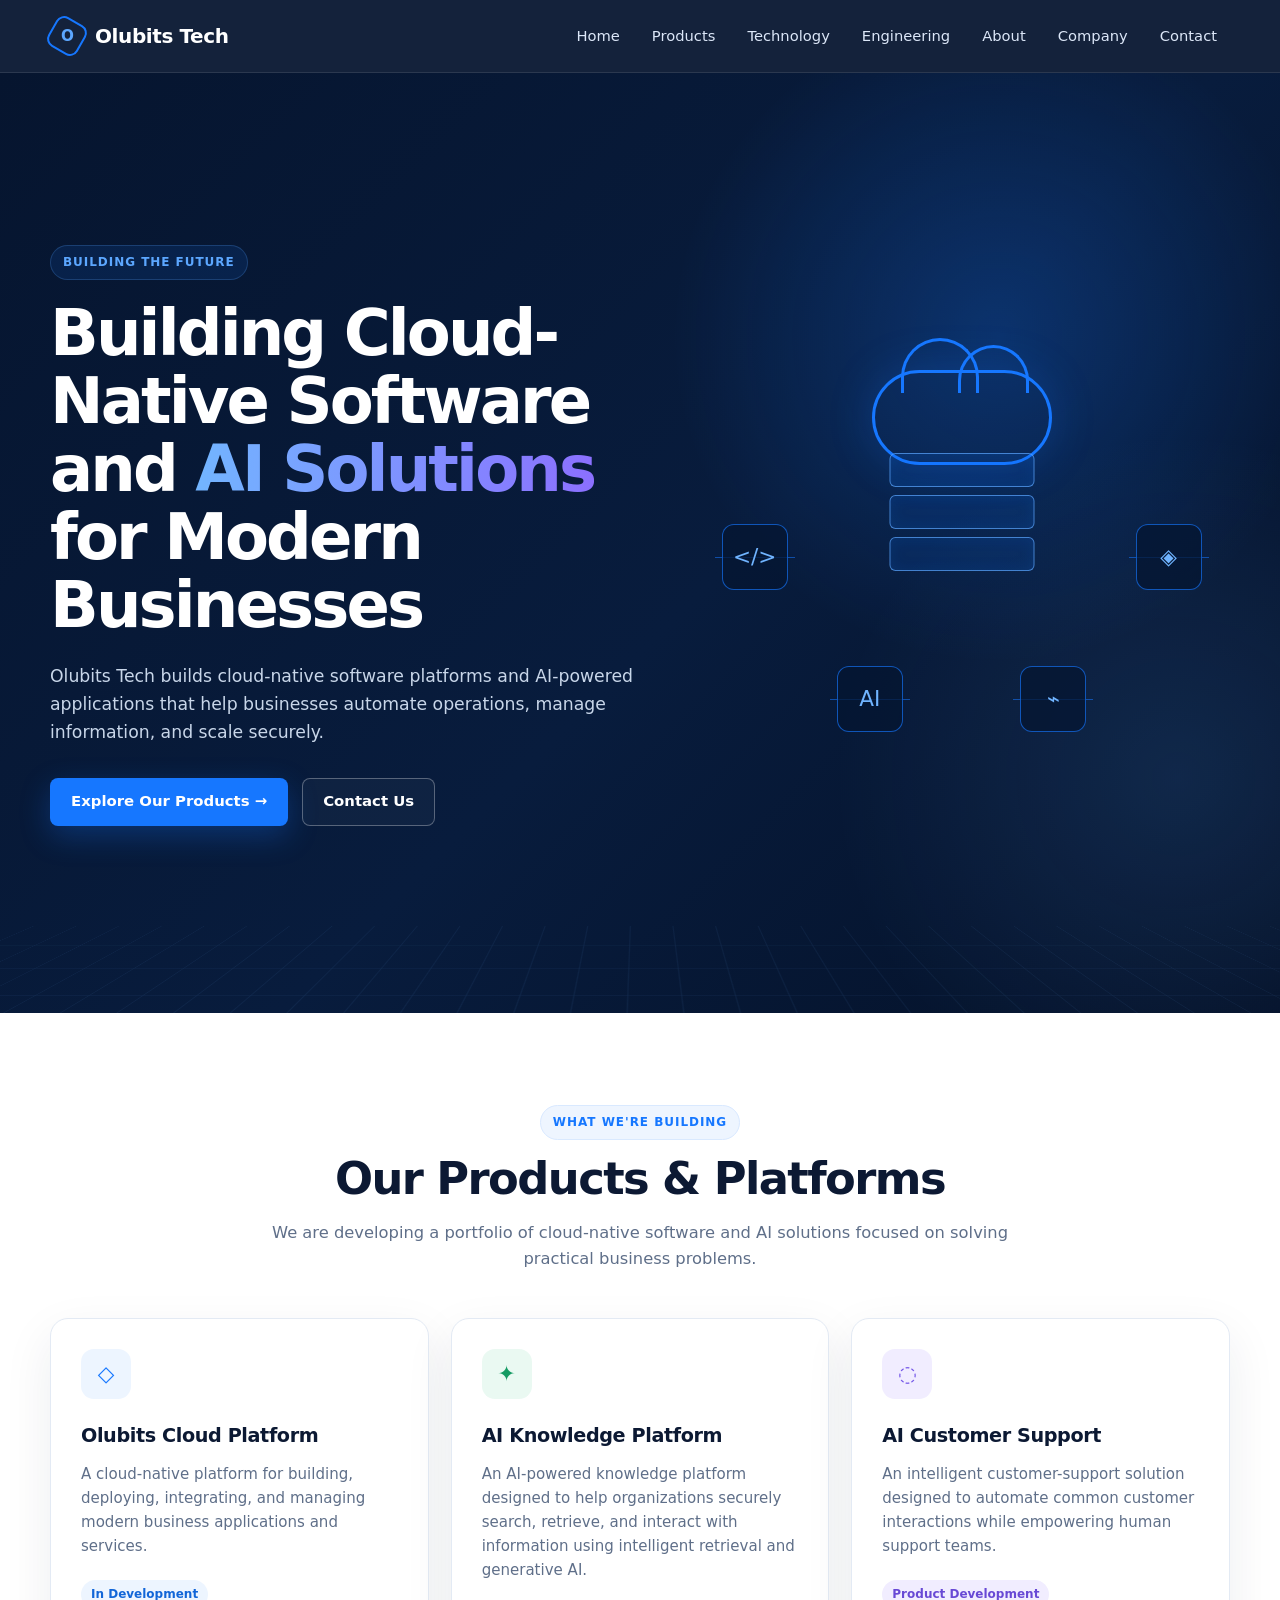
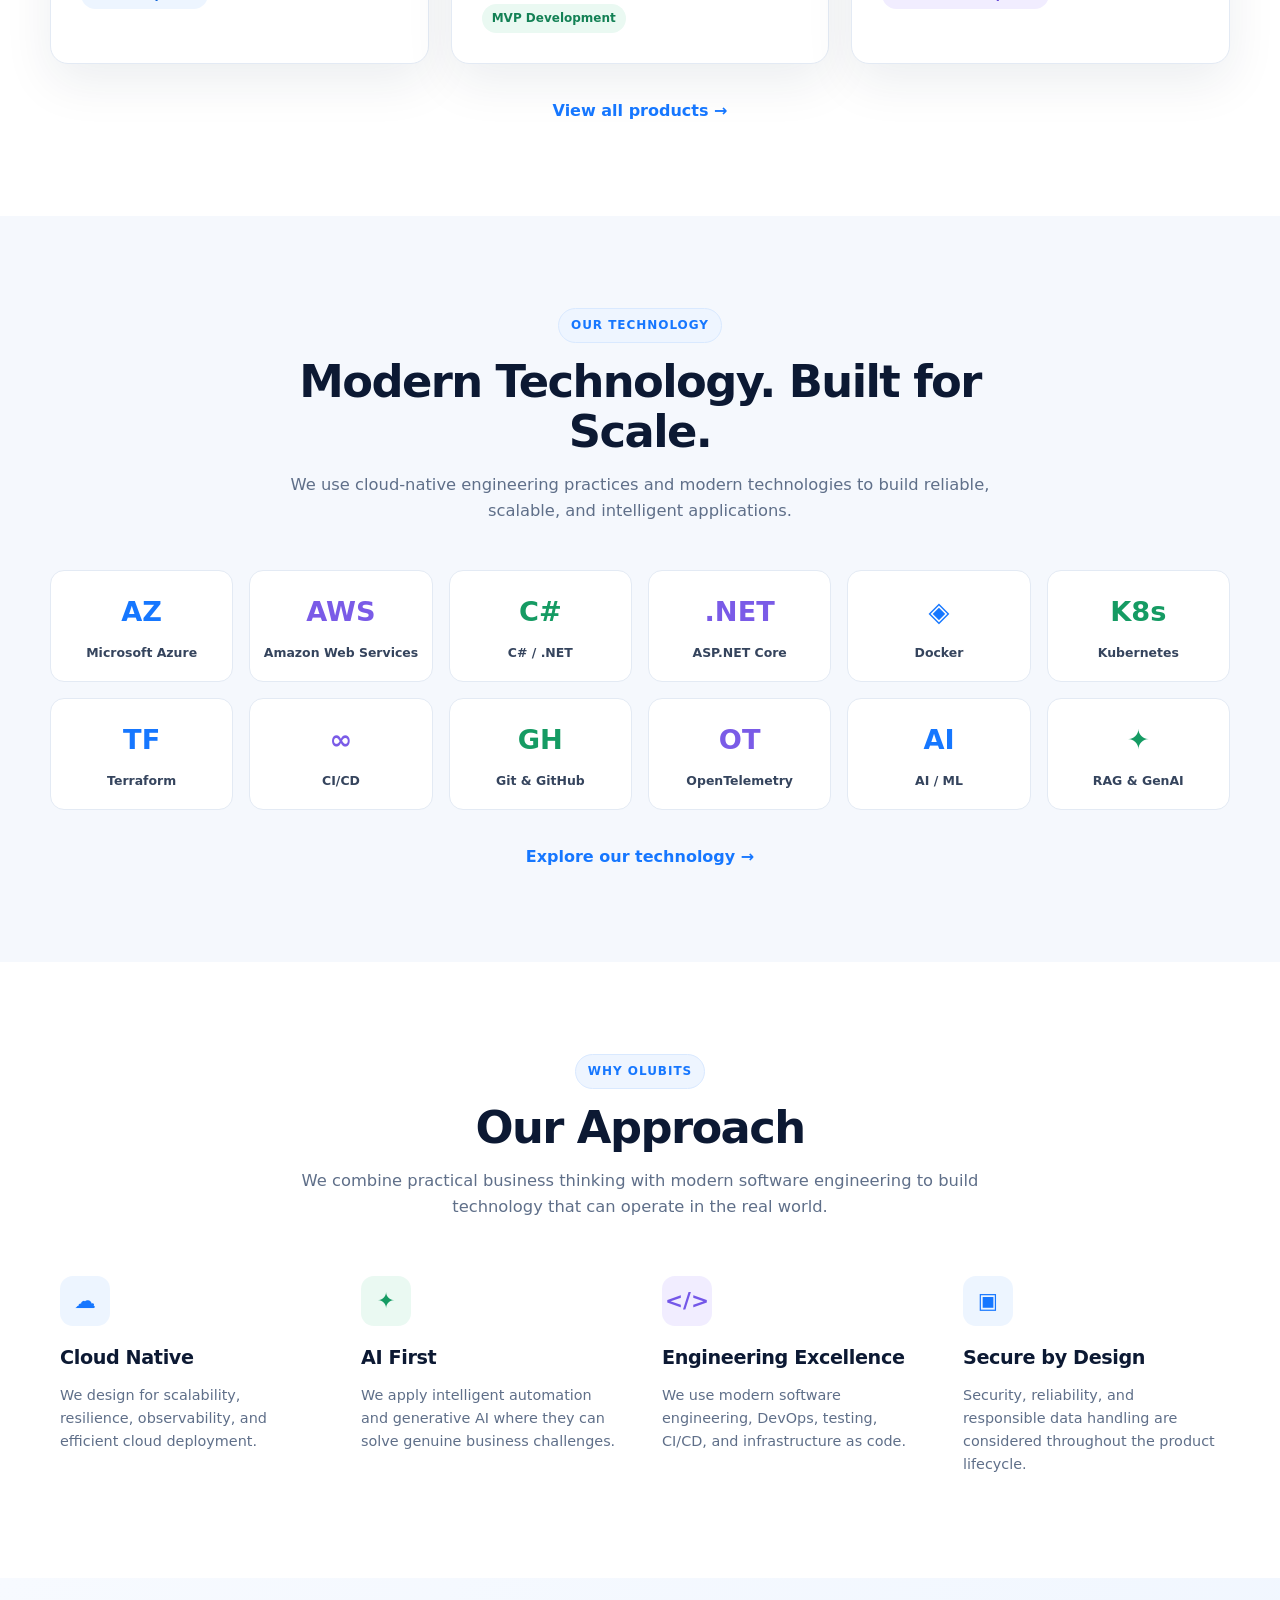
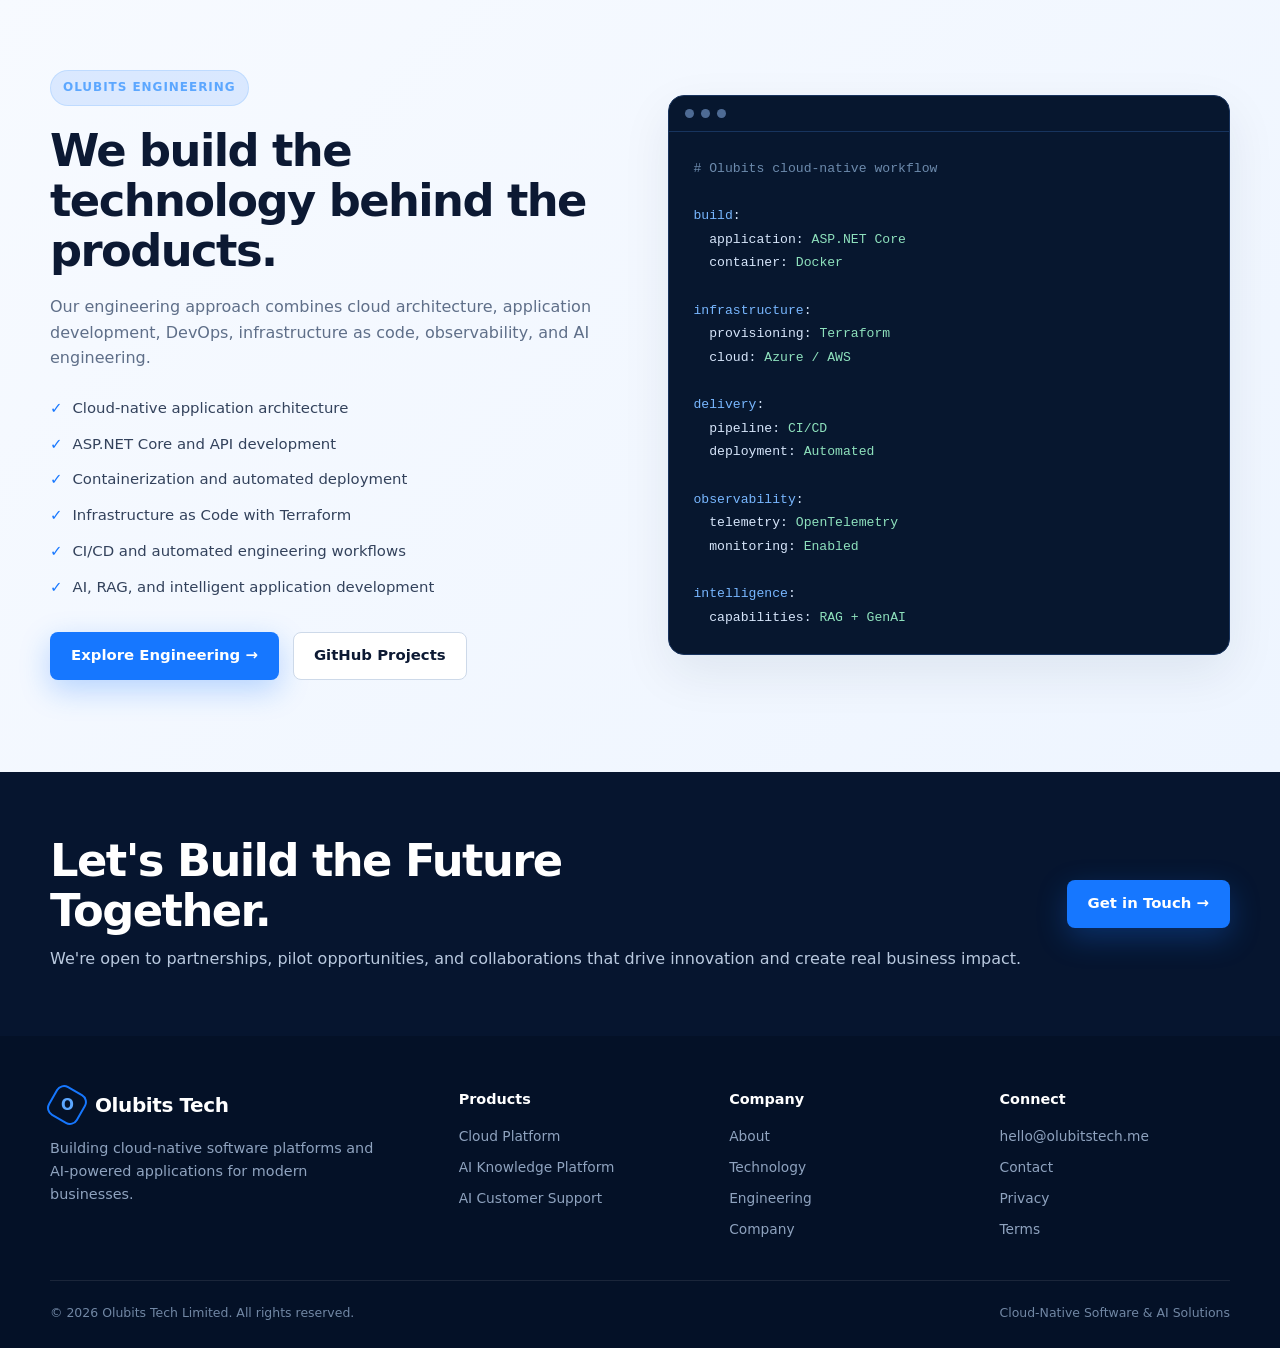
<file: index.html>
<!DOCTYPE html>
<html lang="en">
<head>
  <meta charset="UTF-8"><meta name="viewport" content="width=device-width, initial-scale=1.0">
  <meta name="description" content="Olubits Tech builds cloud-native software platforms and AI-powered applications for modern businesses."><meta name="author" content="Olubits Tech Limited">
  <meta name="theme-color" content="#06152f"><title>Cloud-Native Software & AI Solutions | Olubits Tech</title>
  <link rel="stylesheet" href="css/style.css">
</head>
<body>
<header>
  <div class="container nav">
    <a class="brand" href="index.html" aria-label="Olubits Tech home">
      <span class="brand-mark"><span>O</span></span>Olubits Tech
    </a>
    <button class="menu-toggle" aria-label="Open navigation" aria-expanded="false">☰</button>
    <nav id="main-nav"><ul><li><a href="index.html" aria-current="page">Home</a></li><li><a href="products.html">Products</a></li><li><a href="technology.html">Technology</a></li><li><a href="engineering.html">Engineering</a></li><li><a href="about.html">About</a></li><li><a href="company.html">Company</a></li><li><a href="contact.html">Contact</a></li></ul></nav>
  </div>
</header>
<main>
<section class="hero" id="home"><div class="container hero-inner">
  <div><div class="eyebrow">Building the future</div>
    <h1>Building Cloud-Native Software and <span class="gradient-text">AI Solutions</span> for Modern Businesses</h1>
    <p class="hero-copy">Olubits Tech builds cloud-native software platforms and AI-powered applications that help businesses automate operations, manage information, and scale securely.</p>
    <div class="actions"><a class="btn btn-primary" href="products.html">Explore Our Products →</a><a class="btn btn-outline" href="contact.html">Contact Us</a></div>
  </div>
  <div class="hero-visual" aria-hidden="true"><div class="architecture"><div class="cloud"></div>
    <div class="server-stack"><div class="server"></div><div class="server"></div><div class="server"></div></div>
    <div class="node node-left">&lt;/&gt;</div><div class="node node-right">◈</div><div class="node node-bottom-left">AI</div><div class="node node-bottom-right">⌁</div>
  </div></div>
</div></section>

<section class="products"><div class="container"><div class="section-head"><div class="section-eyebrow">What we're building</div><h2>Our Products &amp; Platforms</h2><p class="section-lead">We are developing a portfolio of cloud-native software and AI solutions focused on solving practical business problems.</p></div>
<div class="grid-3">
<article class="card"><div class="icon">◇</div><h3>Olubits Cloud Platform</h3><p>A cloud-native platform for building, deploying, integrating, and managing modern business applications and services.</p><span class="status">In Development</span></article>
<article class="card"><div class="icon green">✦</div><h3>AI Knowledge Platform</h3><p>An AI-powered knowledge platform designed to help organizations securely search, retrieve, and interact with information using intelligent retrieval and generative AI.</p><span class="status green">MVP Development</span></article>
<article class="card"><div class="icon purple">◌</div><h3>AI Customer Support</h3><p>An intelligent customer-support solution designed to automate common customer interactions while empowering human support teams.</p><span class="status purple">Product Development</span></article>
</div><div class="center-link"><a href="products.html">View all products →</a></div></div></section>

<section class="technology"><div class="container"><div class="section-head"><div class="section-eyebrow">Our technology</div><h2>Modern Technology. Built for Scale.</h2><p class="section-lead">We use cloud-native engineering practices and modern technologies to build reliable, scalable, and intelligent applications.</p></div>
<div class="tech-grid">
<div class="tech-item"><div class="tech-logo">AZ</div><span>Microsoft Azure</span></div><div class="tech-item"><div class="tech-logo">AWS</div><span>Amazon Web Services</span></div><div class="tech-item"><div class="tech-logo">C#</div><span>C# / .NET</span></div><div class="tech-item"><div class="tech-logo">.NET</div><span>ASP.NET Core</span></div><div class="tech-item"><div class="tech-logo">◈</div><span>Docker</span></div><div class="tech-item"><div class="tech-logo">K8s</div><span>Kubernetes</span></div><div class="tech-item"><div class="tech-logo">TF</div><span>Terraform</span></div><div class="tech-item"><div class="tech-logo">∞</div><span>CI/CD</span></div><div class="tech-item"><div class="tech-logo">GH</div><span>Git &amp; GitHub</span></div><div class="tech-item"><div class="tech-logo">OT</div><span>OpenTelemetry</span></div><div class="tech-item"><div class="tech-logo">AI</div><span>AI / ML</span></div><div class="tech-item"><div class="tech-logo">✦</div><span>RAG &amp; GenAI</span></div>
</div><div class="center-link"><a href="technology.html">Explore our technology →</a></div></div></section>

<section class="approach"><div class="container"><div class="section-head"><div class="section-eyebrow">Why Olubits</div><h2>Our Approach</h2><p class="section-lead">We combine practical business thinking with modern software engineering to build technology that can operate in the real world.</p></div>
<div class="approach-grid">
<article class="approach-item"><div class="icon">☁</div><h3>Cloud Native</h3><p>We design for scalability, resilience, observability, and efficient cloud deployment.</p></article>
<article class="approach-item"><div class="icon green">✦</div><h3>AI First</h3><p>We apply intelligent automation and generative AI where they can solve genuine business challenges.</p></article>
<article class="approach-item"><div class="icon purple">&lt;/&gt;</div><h3>Engineering Excellence</h3><p>We use modern software engineering, DevOps, testing, CI/CD, and infrastructure as code.</p></article>
<article class="approach-item"><div class="icon">▣</div><h3>Secure by Design</h3><p>Security, reliability, and responsible data handling are considered throughout the product lifecycle.</p></article>
</div></div></section>

<section class="engineering"><div class="container engineering-content"><div class="engineering-copy"><div class="section-eyebrow">Olubits Engineering</div><h2>We build the technology behind the products.</h2><p>Our engineering approach combines cloud architecture, application development, DevOps, infrastructure as code, observability, and AI engineering.</p>
<ul class="bullet-list"><li>Cloud-native application architecture</li><li>ASP.NET Core and API development</li><li>Containerization and automated deployment</li><li>Infrastructure as Code with Terraform</li><li>CI/CD and automated engineering workflows</li><li>AI, RAG, and intelligent application development</li></ul>
<div class="actions"><a class="btn btn-primary" href="engineering.html">Explore Engineering →</a><a class="btn btn-light" href="https://github.com/OLUBITS-TECH" target="_blank" rel="noopener">GitHub Projects</a></div></div>
<div class="code-window"><div class="code-top"><span class="dot"></span><span class="dot"></span><span class="dot"></span></div><pre><span class="comment"># Olubits cloud-native workflow</span>

<span class="keyword">build</span>:
  application: <span class="string">ASP.NET Core</span>
  container: <span class="string">Docker</span>

<span class="keyword">infrastructure</span>:
  provisioning: <span class="string">Terraform</span>
  cloud: <span class="string">Azure / AWS</span>

<span class="keyword">delivery</span>:
  pipeline: <span class="string">CI/CD</span>
  deployment: <span class="string">Automated</span>

<span class="keyword">observability</span>:
  telemetry: <span class="string">OpenTelemetry</span>
  monitoring: <span class="string">Enabled</span>

<span class="keyword">intelligence</span>:
  capabilities: <span class="string">RAG + GenAI</span></pre></div></div></section>

<section class="cta"><div class="container cta-inner"><div><h2>Let's Build the Future Together.</h2><p>We're open to partnerships, pilot opportunities, and collaborations that drive innovation and create real business impact.</p></div><a class="btn btn-primary" href="contact.html">Get in Touch →</a></div></section>
</main>
<footer>
  <div class="container">
    <div class="footer-grid">
      <div>
        <a class="brand footer-brand" href="index.html"><span class="brand-mark"><span>O</span></span>Olubits Tech</a>
        <p class="footer-about">Building cloud-native software platforms and AI-powered applications for modern businesses.</p>
      </div>
      <div><h4>Products</h4><ul>
        <li><a href="products.html">Cloud Platform</a></li>
        <li><a href="products.html">AI Knowledge Platform</a></li>
        <li><a href="products.html">AI Customer Support</a></li>
      </ul></div>
      <div><h4>Company</h4><ul>
        <li><a href="about.html">About</a></li><li><a href="technology.html">Technology</a></li>
        <li><a href="engineering.html">Engineering</a></li><li><a href="company.html">Company</a></li>
      </ul></div>
      <div><h4>Connect</h4><ul>
        <li><a href="mailto:hello@olubitstech.me">hello@olubitstech.me</a></li>
        <li><a href="contact.html">Contact</a></li><li><a href="privacy.html">Privacy</a></li><li><a href="terms.html">Terms</a></li>
      </ul></div>
    </div>
    <div class="copyright"><span>© 2026 Olubits Tech Limited. All rights reserved.</span><span>Cloud-Native Software &amp; AI Solutions</span></div>
  </div>
</footer>
<script src="js/main.js"></script>
</body>
</html>
</file>
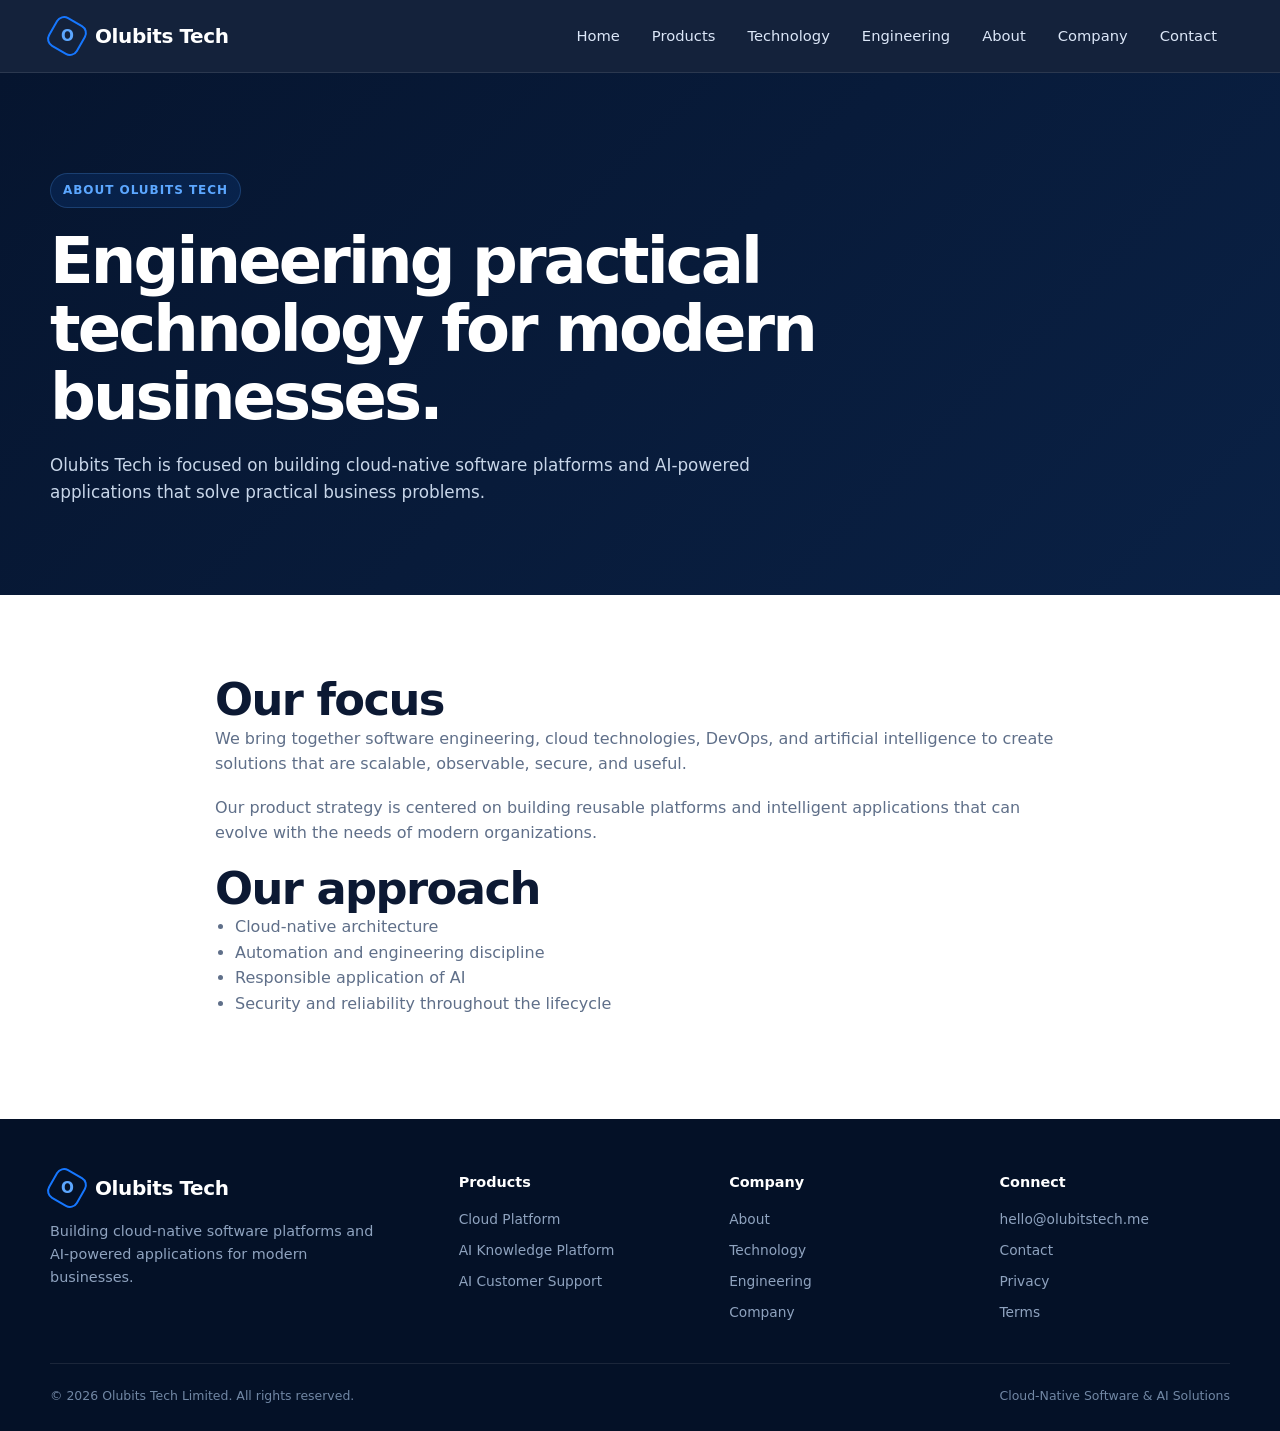
<file: about.html>
<!DOCTYPE html>
<html lang="en">
<head>
  <meta charset="UTF-8"><meta name="viewport" content="width=device-width, initial-scale=1.0">
  <meta name="description" content="Learn about Olubits Tech and its focus on cloud-native software engineering and AI solutions."><meta name="author" content="Olubits Tech Limited">
  <meta name="theme-color" content="#06152f"><title>About | Olubits Tech</title>
  <link rel="stylesheet" href="css/style.css">
</head>
<body>
<header>
  <div class="container nav">
    <a class="brand" href="index.html" aria-label="Olubits Tech home">
      <span class="brand-mark"><span>O</span></span>Olubits Tech
    </a>
    <button class="menu-toggle" aria-label="Open navigation" aria-expanded="false">☰</button>
    <nav id="main-nav"><ul><li><a href="index.html">Home</a></li><li><a href="products.html">Products</a></li><li><a href="technology.html">Technology</a></li><li><a href="engineering.html">Engineering</a></li><li><a href="about.html" aria-current="page">About</a></li><li><a href="company.html">Company</a></li><li><a href="contact.html">Contact</a></li></ul></nav>
  </div>
</header>
<main>
<section class="page-hero"><div class="container"><div class="eyebrow">About Olubits Tech</div><h1>Engineering practical technology for modern businesses.</h1><p>Olubits Tech is focused on building cloud-native software platforms and AI-powered applications that solve practical business problems.</p></div></section>
<section class="content-section"><div class="container prose"><h2>Our focus</h2><p>We bring together software engineering, cloud technologies, DevOps, and artificial intelligence to create solutions that are scalable, observable, secure, and useful.</p><p>Our product strategy is centered on building reusable platforms and intelligent applications that can evolve with the needs of modern organizations.</p><h2>Our approach</h2><ul><li>Cloud-native architecture</li><li>Automation and engineering discipline</li><li>Responsible application of AI</li><li>Security and reliability throughout the lifecycle</li></ul></div></section>
</main>
<footer>
  <div class="container">
    <div class="footer-grid">
      <div>
        <a class="brand footer-brand" href="index.html"><span class="brand-mark"><span>O</span></span>Olubits Tech</a>
        <p class="footer-about">Building cloud-native software platforms and AI-powered applications for modern businesses.</p>
      </div>
      <div><h4>Products</h4><ul>
        <li><a href="products.html">Cloud Platform</a></li>
        <li><a href="products.html">AI Knowledge Platform</a></li>
        <li><a href="products.html">AI Customer Support</a></li>
      </ul></div>
      <div><h4>Company</h4><ul>
        <li><a href="about.html">About</a></li><li><a href="technology.html">Technology</a></li>
        <li><a href="engineering.html">Engineering</a></li><li><a href="company.html">Company</a></li>
      </ul></div>
      <div><h4>Connect</h4><ul>
        <li><a href="mailto:hello@olubitstech.me">hello@olubitstech.me</a></li>
        <li><a href="contact.html">Contact</a></li><li><a href="privacy.html">Privacy</a></li><li><a href="terms.html">Terms</a></li>
      </ul></div>
    </div>
    <div class="copyright"><span>© 2026 Olubits Tech Limited. All rights reserved.</span><span>Cloud-Native Software &amp; AI Solutions</span></div>
  </div>
</footer>
<script src="js/main.js"></script>
</body>
</html>
</file>
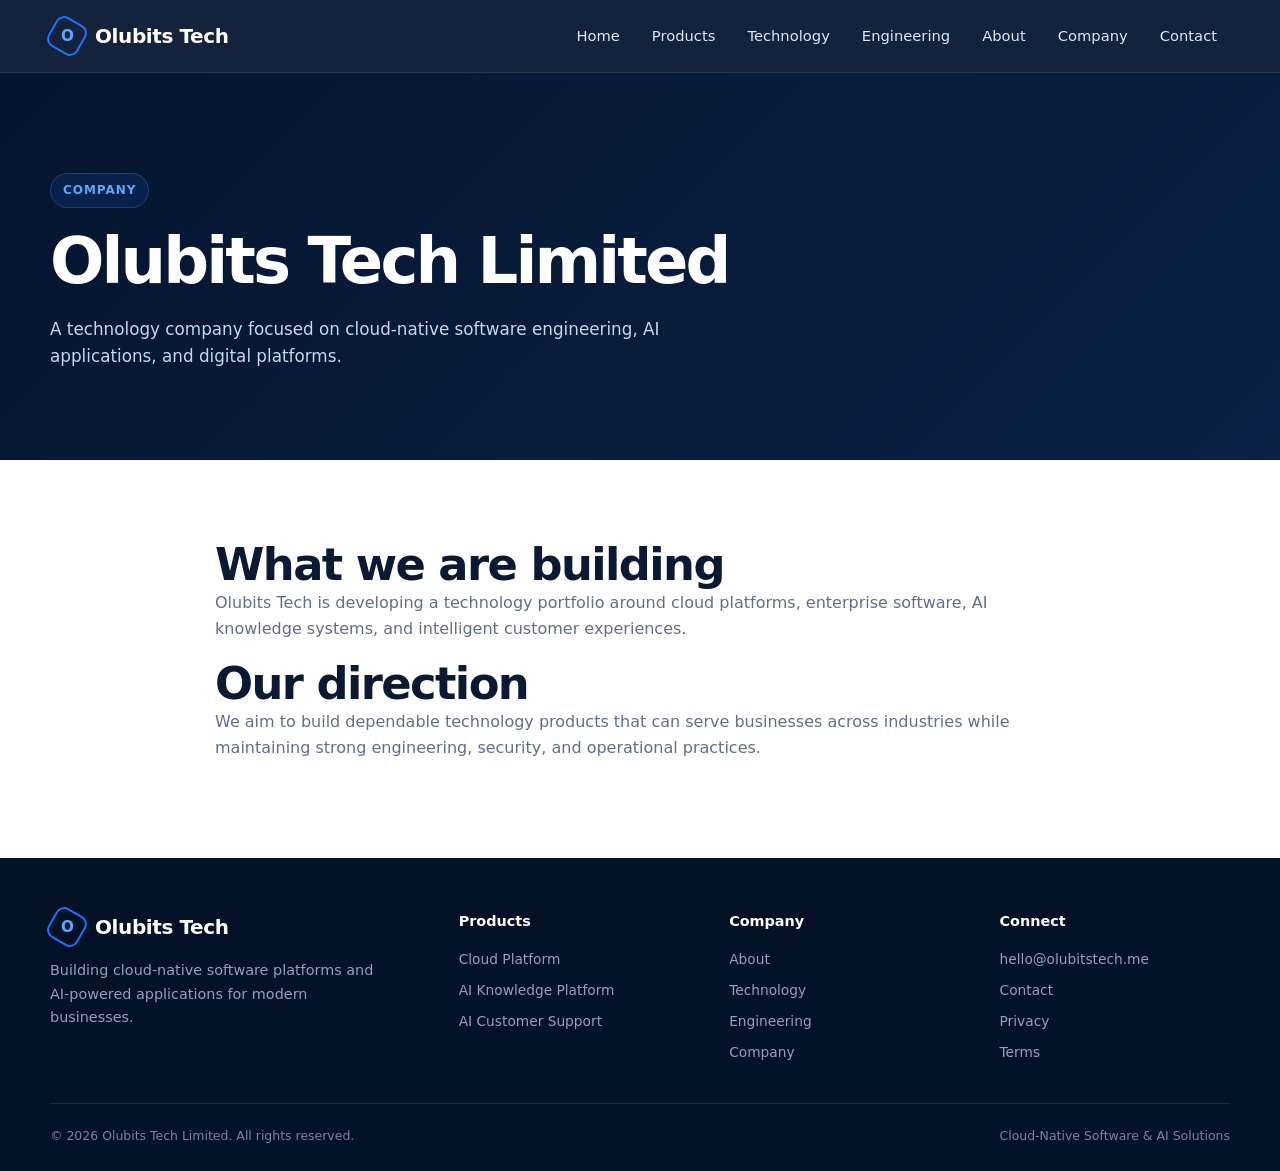
<file: company.html>
<!DOCTYPE html>
<html lang="en">
<head>
  <meta charset="UTF-8"><meta name="viewport" content="width=device-width, initial-scale=1.0">
  <meta name="description" content="Company information and corporate direction for Olubits Tech Limited."><meta name="author" content="Olubits Tech Limited">
  <meta name="theme-color" content="#06152f"><title>Company | Olubits Tech</title>
  <link rel="stylesheet" href="css/style.css">
</head>
<body>
<header>
  <div class="container nav">
    <a class="brand" href="index.html" aria-label="Olubits Tech home">
      <span class="brand-mark"><span>O</span></span>Olubits Tech
    </a>
    <button class="menu-toggle" aria-label="Open navigation" aria-expanded="false">☰</button>
    <nav id="main-nav"><ul><li><a href="index.html">Home</a></li><li><a href="products.html">Products</a></li><li><a href="technology.html">Technology</a></li><li><a href="engineering.html">Engineering</a></li><li><a href="about.html">About</a></li><li><a href="company.html" aria-current="page">Company</a></li><li><a href="contact.html">Contact</a></li></ul></nav>
  </div>
</header>
<main>
<section class="page-hero"><div class="container"><div class="eyebrow">Company</div><h1>Olubits Tech Limited</h1><p>A technology company focused on cloud-native software engineering, AI applications, and digital platforms.</p></div></section>
<section class="content-section"><div class="container prose"><h2>What we are building</h2><p>Olubits Tech is developing a technology portfolio around cloud platforms, enterprise software, AI knowledge systems, and intelligent customer experiences.</p><h2>Our direction</h2><p>We aim to build dependable technology products that can serve businesses across industries while maintaining strong engineering, security, and operational practices.</p></div></section>
</main>
<footer>
  <div class="container">
    <div class="footer-grid">
      <div>
        <a class="brand footer-brand" href="index.html"><span class="brand-mark"><span>O</span></span>Olubits Tech</a>
        <p class="footer-about">Building cloud-native software platforms and AI-powered applications for modern businesses.</p>
      </div>
      <div><h4>Products</h4><ul>
        <li><a href="products.html">Cloud Platform</a></li>
        <li><a href="products.html">AI Knowledge Platform</a></li>
        <li><a href="products.html">AI Customer Support</a></li>
      </ul></div>
      <div><h4>Company</h4><ul>
        <li><a href="about.html">About</a></li><li><a href="technology.html">Technology</a></li>
        <li><a href="engineering.html">Engineering</a></li><li><a href="company.html">Company</a></li>
      </ul></div>
      <div><h4>Connect</h4><ul>
        <li><a href="mailto:hello@olubitstech.me">hello@olubitstech.me</a></li>
        <li><a href="contact.html">Contact</a></li><li><a href="privacy.html">Privacy</a></li><li><a href="terms.html">Terms</a></li>
      </ul></div>
    </div>
    <div class="copyright"><span>© 2026 Olubits Tech Limited. All rights reserved.</span><span>Cloud-Native Software &amp; AI Solutions</span></div>
  </div>
</footer>
<script src="js/main.js"></script>
</body>
</html>
</file>
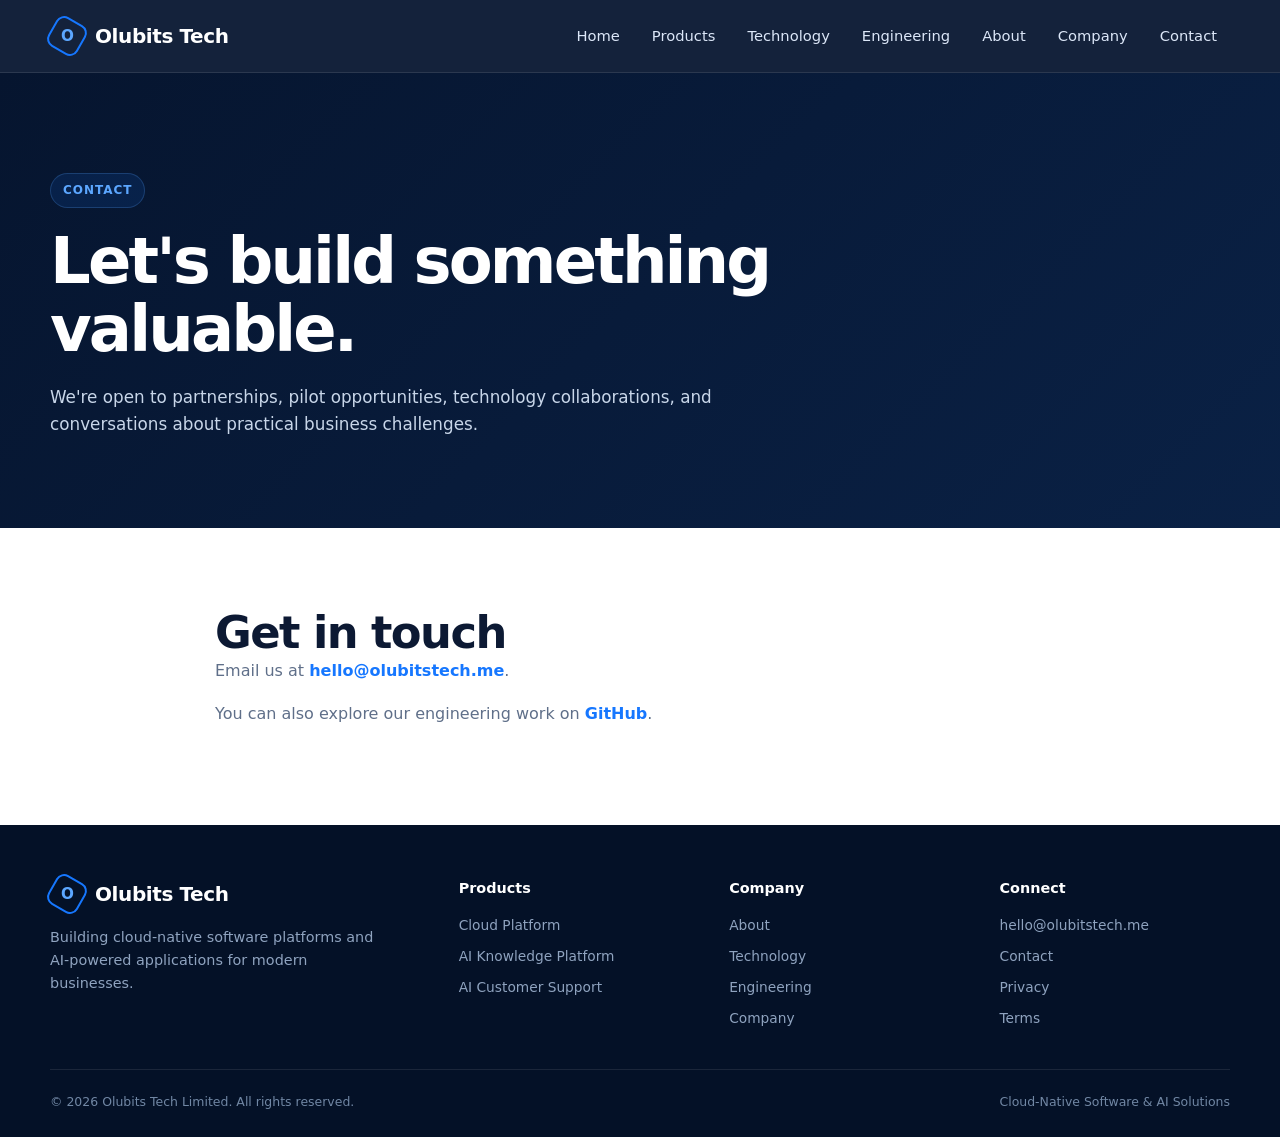
<file: contact.html>
<!DOCTYPE html>
<html lang="en">
<head>
  <meta charset="UTF-8"><meta name="viewport" content="width=device-width, initial-scale=1.0">
  <meta name="description" content="Contact Olubits Tech for partnerships, pilot opportunities, and technology collaborations."><meta name="author" content="Olubits Tech Limited">
  <meta name="theme-color" content="#06152f"><title>Contact | Olubits Tech</title>
  <link rel="stylesheet" href="css/style.css">
</head>
<body>
<header>
  <div class="container nav">
    <a class="brand" href="index.html" aria-label="Olubits Tech home">
      <span class="brand-mark"><span>O</span></span>Olubits Tech
    </a>
    <button class="menu-toggle" aria-label="Open navigation" aria-expanded="false">☰</button>
    <nav id="main-nav"><ul><li><a href="index.html">Home</a></li><li><a href="products.html">Products</a></li><li><a href="technology.html">Technology</a></li><li><a href="engineering.html">Engineering</a></li><li><a href="about.html">About</a></li><li><a href="company.html">Company</a></li><li><a href="contact.html" aria-current="page">Contact</a></li></ul></nav>
  </div>
</header>
<main>
<section class="page-hero"><div class="container"><div class="eyebrow">Contact</div><h1>Let's build something valuable.</h1><p>We're open to partnerships, pilot opportunities, technology collaborations, and conversations about practical business challenges.</p></div></section>
<section class="content-section"><div class="container prose"><h2>Get in touch</h2><p>Email us at <a href="mailto:hello@olubitstech.me" style="color:var(--blue);font-weight:700">hello@olubitstech.me</a>.</p><p>You can also explore our engineering work on <a href="https://github.com/OLUBITS-TECH" target="_blank" rel="noopener" style="color:var(--blue);font-weight:700">GitHub</a>.</p></div></section>
</main>
<footer>
  <div class="container">
    <div class="footer-grid">
      <div>
        <a class="brand footer-brand" href="index.html"><span class="brand-mark"><span>O</span></span>Olubits Tech</a>
        <p class="footer-about">Building cloud-native software platforms and AI-powered applications for modern businesses.</p>
      </div>
      <div><h4>Products</h4><ul>
        <li><a href="products.html">Cloud Platform</a></li>
        <li><a href="products.html">AI Knowledge Platform</a></li>
        <li><a href="products.html">AI Customer Support</a></li>
      </ul></div>
      <div><h4>Company</h4><ul>
        <li><a href="about.html">About</a></li><li><a href="technology.html">Technology</a></li>
        <li><a href="engineering.html">Engineering</a></li><li><a href="company.html">Company</a></li>
      </ul></div>
      <div><h4>Connect</h4><ul>
        <li><a href="mailto:hello@olubitstech.me">hello@olubitstech.me</a></li>
        <li><a href="contact.html">Contact</a></li><li><a href="privacy.html">Privacy</a></li><li><a href="terms.html">Terms</a></li>
      </ul></div>
    </div>
    <div class="copyright"><span>© 2026 Olubits Tech Limited. All rights reserved.</span><span>Cloud-Native Software &amp; AI Solutions</span></div>
  </div>
</footer>
<script src="js/main.js"></script>
</body>
</html>
</file>
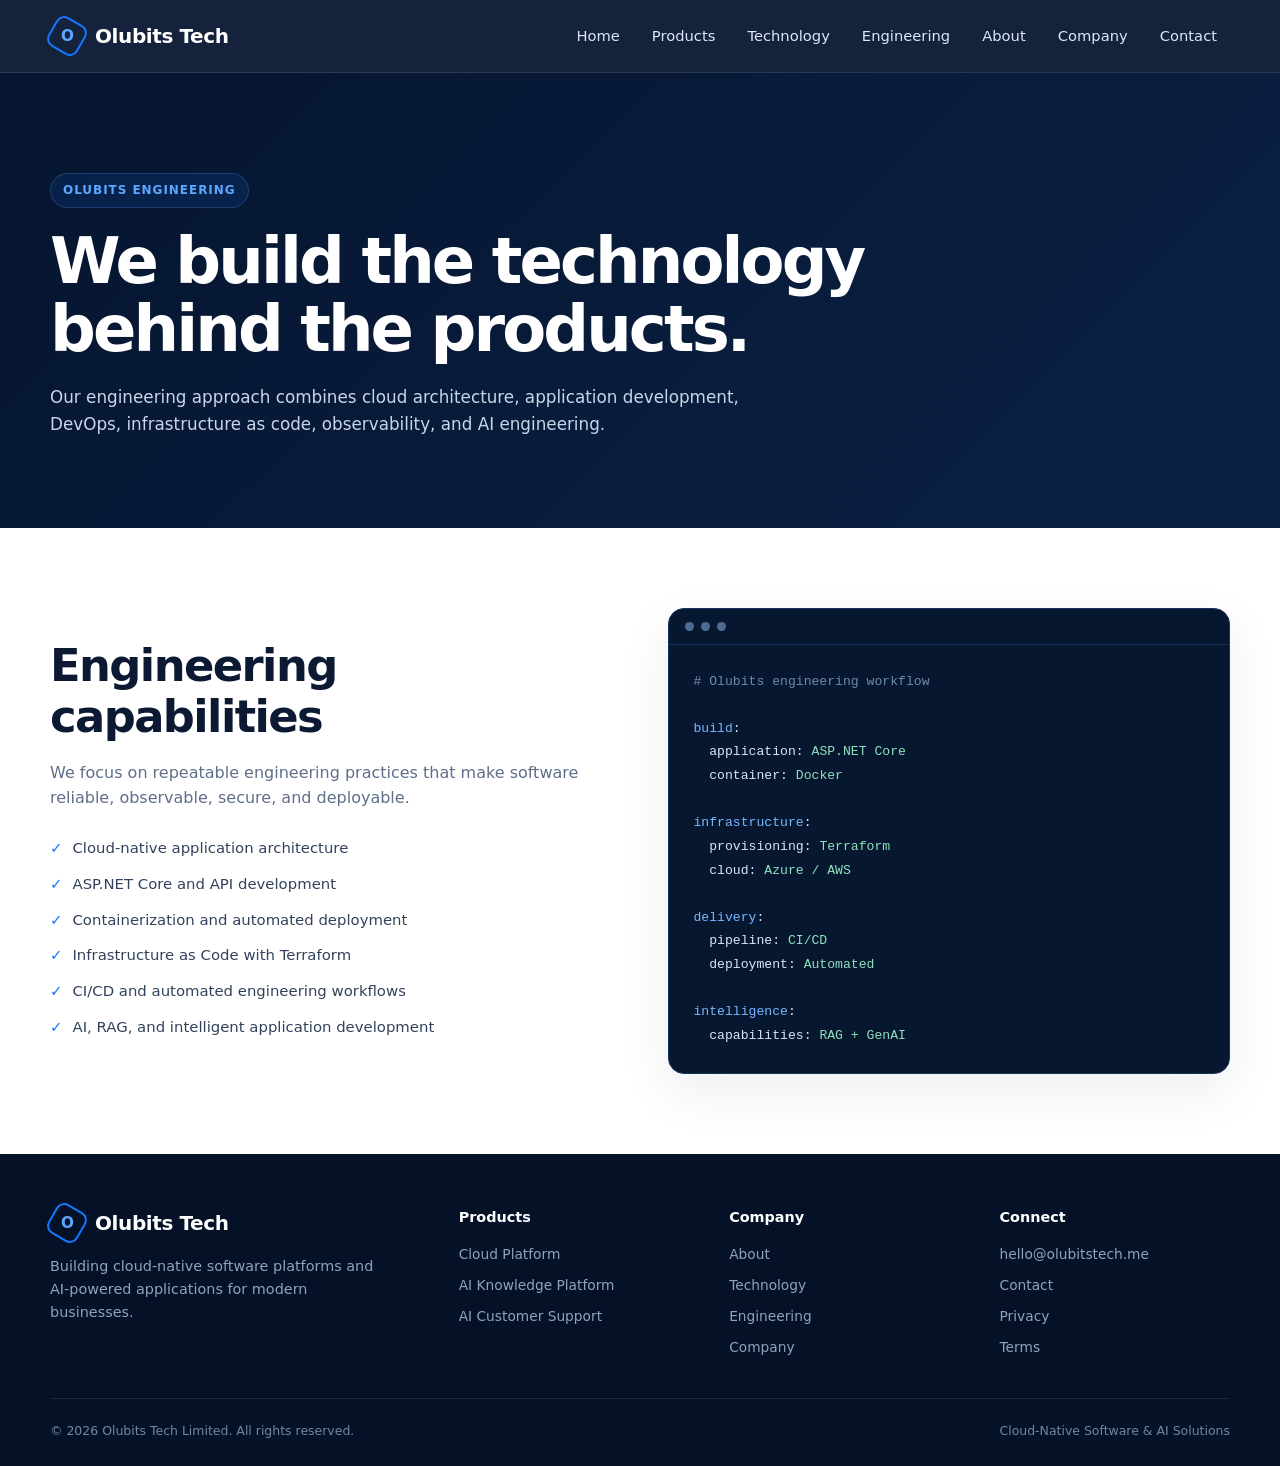
<file: engineering.html>
<!DOCTYPE html>
<html lang="en">
<head>
  <meta charset="UTF-8"><meta name="viewport" content="width=device-width, initial-scale=1.0">
  <meta name="description" content="Cloud-native application engineering, DevOps, infrastructure as code, observability, and AI engineering at Olubits Tech."><meta name="author" content="Olubits Tech Limited">
  <meta name="theme-color" content="#06152f"><title>Engineering | Olubits Tech</title>
  <link rel="stylesheet" href="css/style.css">
</head>
<body>
<header>
  <div class="container nav">
    <a class="brand" href="index.html" aria-label="Olubits Tech home">
      <span class="brand-mark"><span>O</span></span>Olubits Tech
    </a>
    <button class="menu-toggle" aria-label="Open navigation" aria-expanded="false">☰</button>
    <nav id="main-nav"><ul><li><a href="index.html">Home</a></li><li><a href="products.html">Products</a></li><li><a href="technology.html">Technology</a></li><li><a href="engineering.html" aria-current="page">Engineering</a></li><li><a href="about.html">About</a></li><li><a href="company.html">Company</a></li><li><a href="contact.html">Contact</a></li></ul></nav>
  </div>
</header>
<main>
<section class="page-hero"><div class="container"><div class="eyebrow">Olubits Engineering</div><h1>We build the technology behind the products.</h1><p>Our engineering approach combines cloud architecture, application development, DevOps, infrastructure as code, observability, and AI engineering.</p></div></section>
<section class="content-section"><div class="container engineering-content"><div class="engineering-copy"><h2>Engineering capabilities</h2><p>We focus on repeatable engineering practices that make software reliable, observable, secure, and deployable.</p><ul class="bullet-list"><li>Cloud-native application architecture</li><li>ASP.NET Core and API development</li><li>Containerization and automated deployment</li><li>Infrastructure as Code with Terraform</li><li>CI/CD and automated engineering workflows</li><li>AI, RAG, and intelligent application development</li></ul></div><div class="code-window"><div class="code-top"><span class="dot"></span><span class="dot"></span><span class="dot"></span></div><pre><span class="comment"># Olubits engineering workflow</span>

<span class="keyword">build</span>:
  application: <span class="string">ASP.NET Core</span>
  container: <span class="string">Docker</span>

<span class="keyword">infrastructure</span>:
  provisioning: <span class="string">Terraform</span>
  cloud: <span class="string">Azure / AWS</span>

<span class="keyword">delivery</span>:
  pipeline: <span class="string">CI/CD</span>
  deployment: <span class="string">Automated</span>

<span class="keyword">intelligence</span>:
  capabilities: <span class="string">RAG + GenAI</span></pre></div></div></section>
</main>
<footer>
  <div class="container">
    <div class="footer-grid">
      <div>
        <a class="brand footer-brand" href="index.html"><span class="brand-mark"><span>O</span></span>Olubits Tech</a>
        <p class="footer-about">Building cloud-native software platforms and AI-powered applications for modern businesses.</p>
      </div>
      <div><h4>Products</h4><ul>
        <li><a href="products.html">Cloud Platform</a></li>
        <li><a href="products.html">AI Knowledge Platform</a></li>
        <li><a href="products.html">AI Customer Support</a></li>
      </ul></div>
      <div><h4>Company</h4><ul>
        <li><a href="about.html">About</a></li><li><a href="technology.html">Technology</a></li>
        <li><a href="engineering.html">Engineering</a></li><li><a href="company.html">Company</a></li>
      </ul></div>
      <div><h4>Connect</h4><ul>
        <li><a href="mailto:hello@olubitstech.me">hello@olubitstech.me</a></li>
        <li><a href="contact.html">Contact</a></li><li><a href="privacy.html">Privacy</a></li><li><a href="terms.html">Terms</a></li>
      </ul></div>
    </div>
    <div class="copyright"><span>© 2026 Olubits Tech Limited. All rights reserved.</span><span>Cloud-Native Software &amp; AI Solutions</span></div>
  </div>
</footer>
<script src="js/main.js"></script>
</body>
</html>
</file>
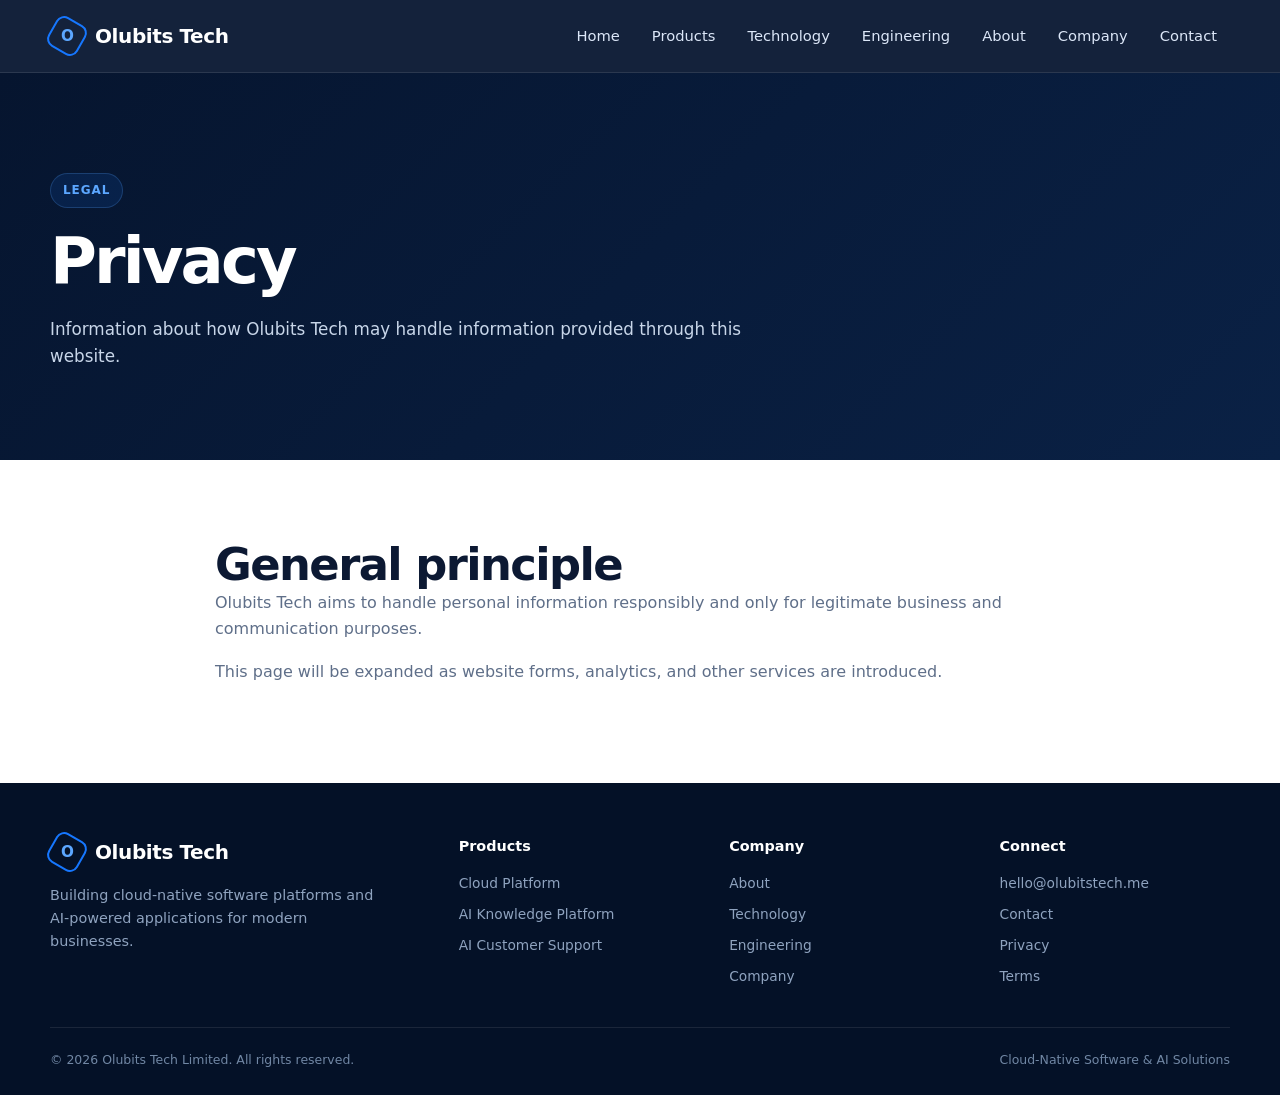
<file: privacy.html>
<!DOCTYPE html>
<html lang="en">
<head>
  <meta charset="UTF-8"><meta name="viewport" content="width=device-width, initial-scale=1.0">
  <meta name="description" content="Privacy information for Olubits Tech Limited."><meta name="author" content="Olubits Tech Limited">
  <meta name="theme-color" content="#06152f"><title>Privacy | Olubits Tech</title>
  <link rel="stylesheet" href="css/style.css">
</head>
<body>
<header>
  <div class="container nav">
    <a class="brand" href="index.html" aria-label="Olubits Tech home">
      <span class="brand-mark"><span>O</span></span>Olubits Tech
    </a>
    <button class="menu-toggle" aria-label="Open navigation" aria-expanded="false">☰</button>
    <nav id="main-nav"><ul><li><a href="index.html">Home</a></li><li><a href="products.html">Products</a></li><li><a href="technology.html">Technology</a></li><li><a href="engineering.html">Engineering</a></li><li><a href="about.html">About</a></li><li><a href="company.html">Company</a></li><li><a href="contact.html">Contact</a></li></ul></nav>
  </div>
</header>
<main>
<section class="page-hero"><div class="container"><div class="eyebrow">Legal</div><h1>Privacy</h1><p>Information about how Olubits Tech may handle information provided through this website.</p></div></section><section class="content-section"><div class="container prose"><h2>General principle</h2><p>Olubits Tech aims to handle personal information responsibly and only for legitimate business and communication purposes.</p><p>This page will be expanded as website forms, analytics, and other services are introduced.</p></div></section>
</main>
<footer>
  <div class="container">
    <div class="footer-grid">
      <div>
        <a class="brand footer-brand" href="index.html"><span class="brand-mark"><span>O</span></span>Olubits Tech</a>
        <p class="footer-about">Building cloud-native software platforms and AI-powered applications for modern businesses.</p>
      </div>
      <div><h4>Products</h4><ul>
        <li><a href="products.html">Cloud Platform</a></li>
        <li><a href="products.html">AI Knowledge Platform</a></li>
        <li><a href="products.html">AI Customer Support</a></li>
      </ul></div>
      <div><h4>Company</h4><ul>
        <li><a href="about.html">About</a></li><li><a href="technology.html">Technology</a></li>
        <li><a href="engineering.html">Engineering</a></li><li><a href="company.html">Company</a></li>
      </ul></div>
      <div><h4>Connect</h4><ul>
        <li><a href="mailto:hello@olubitstech.me">hello@olubitstech.me</a></li>
        <li><a href="contact.html">Contact</a></li><li><a href="privacy.html">Privacy</a></li><li><a href="terms.html">Terms</a></li>
      </ul></div>
    </div>
    <div class="copyright"><span>© 2026 Olubits Tech Limited. All rights reserved.</span><span>Cloud-Native Software &amp; AI Solutions</span></div>
  </div>
</footer>
<script src="js/main.js"></script>
</body>
</html>
</file>
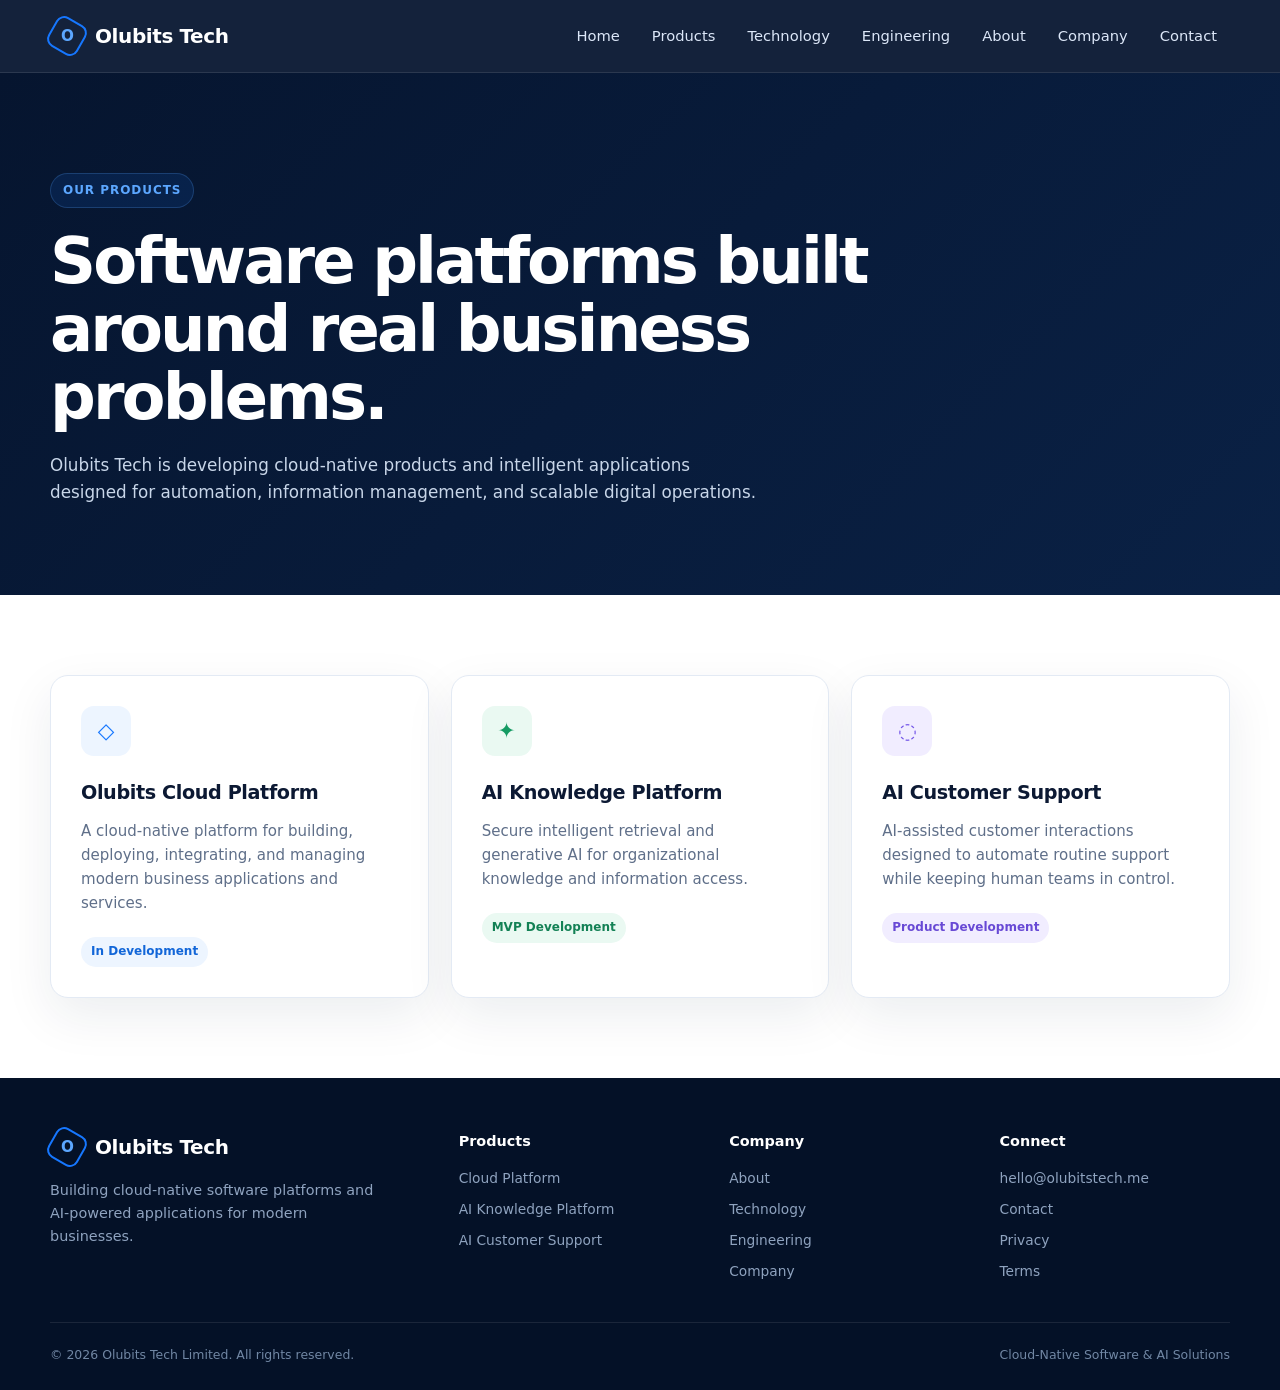
<file: products.html>
<!DOCTYPE html>
<html lang="en">
<head>
  <meta charset="UTF-8"><meta name="viewport" content="width=device-width, initial-scale=1.0">
  <meta name="description" content="Cloud-native software platforms and AI-powered products being developed by Olubits Tech."><meta name="author" content="Olubits Tech Limited">
  <meta name="theme-color" content="#06152f"><title>Products & Platforms | Olubits Tech</title>
  <link rel="stylesheet" href="css/style.css">
</head>
<body>
<header>
  <div class="container nav">
    <a class="brand" href="index.html" aria-label="Olubits Tech home">
      <span class="brand-mark"><span>O</span></span>Olubits Tech
    </a>
    <button class="menu-toggle" aria-label="Open navigation" aria-expanded="false">☰</button>
    <nav id="main-nav"><ul><li><a href="index.html">Home</a></li><li><a href="products.html" aria-current="page">Products</a></li><li><a href="technology.html">Technology</a></li><li><a href="engineering.html">Engineering</a></li><li><a href="about.html">About</a></li><li><a href="company.html">Company</a></li><li><a href="contact.html">Contact</a></li></ul></nav>
  </div>
</header>
<main>
<section class="page-hero"><div class="container"><div class="eyebrow">Our products</div><h1>Software platforms built around real business problems.</h1><p>Olubits Tech is developing cloud-native products and intelligent applications designed for automation, information management, and scalable digital operations.</p></div></section>
<section class="content-section"><div class="container"><div class="content-grid">
<article class="card"><div class="icon">◇</div><h3>Olubits Cloud Platform</h3><p>A cloud-native platform for building, deploying, integrating, and managing modern business applications and services.</p><span class="status">In Development</span></article>
<article class="card"><div class="icon green">✦</div><h3>AI Knowledge Platform</h3><p>Secure intelligent retrieval and generative AI for organizational knowledge and information access.</p><span class="status green">MVP Development</span></article>
<article class="card"><div class="icon purple">◌</div><h3>AI Customer Support</h3><p>AI-assisted customer interactions designed to automate routine support while keeping human teams in control.</p><span class="status purple">Product Development</span></article>
</div></div></section>
</main>
<footer>
  <div class="container">
    <div class="footer-grid">
      <div>
        <a class="brand footer-brand" href="index.html"><span class="brand-mark"><span>O</span></span>Olubits Tech</a>
        <p class="footer-about">Building cloud-native software platforms and AI-powered applications for modern businesses.</p>
      </div>
      <div><h4>Products</h4><ul>
        <li><a href="products.html">Cloud Platform</a></li>
        <li><a href="products.html">AI Knowledge Platform</a></li>
        <li><a href="products.html">AI Customer Support</a></li>
      </ul></div>
      <div><h4>Company</h4><ul>
        <li><a href="about.html">About</a></li><li><a href="technology.html">Technology</a></li>
        <li><a href="engineering.html">Engineering</a></li><li><a href="company.html">Company</a></li>
      </ul></div>
      <div><h4>Connect</h4><ul>
        <li><a href="mailto:hello@olubitstech.me">hello@olubitstech.me</a></li>
        <li><a href="contact.html">Contact</a></li><li><a href="privacy.html">Privacy</a></li><li><a href="terms.html">Terms</a></li>
      </ul></div>
    </div>
    <div class="copyright"><span>© 2026 Olubits Tech Limited. All rights reserved.</span><span>Cloud-Native Software &amp; AI Solutions</span></div>
  </div>
</footer>
<script src="js/main.js"></script>
</body>
</html>
</file>
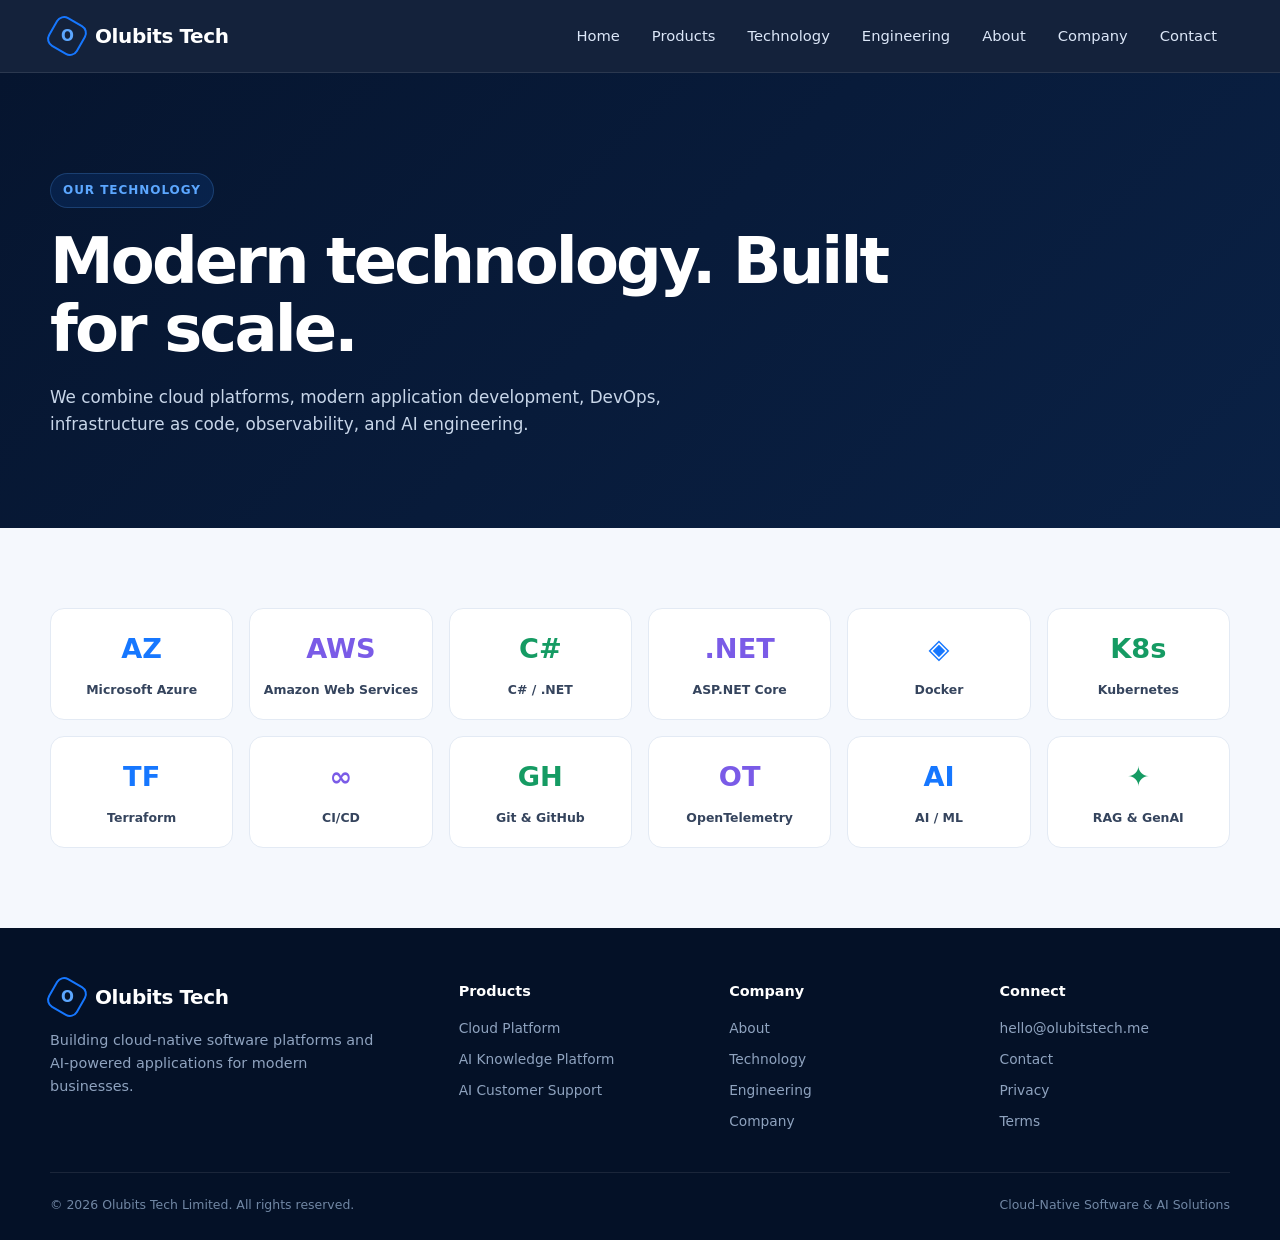
<file: technology.html>
<!DOCTYPE html>
<html lang="en">
<head>
  <meta charset="UTF-8"><meta name="viewport" content="width=device-width, initial-scale=1.0">
  <meta name="description" content="The cloud, software engineering, DevOps, observability, and AI technologies used by Olubits Tech."><meta name="author" content="Olubits Tech Limited">
  <meta name="theme-color" content="#06152f"><title>Technology | Olubits Tech</title>
  <link rel="stylesheet" href="css/style.css">
</head>
<body>
<header>
  <div class="container nav">
    <a class="brand" href="index.html" aria-label="Olubits Tech home">
      <span class="brand-mark"><span>O</span></span>Olubits Tech
    </a>
    <button class="menu-toggle" aria-label="Open navigation" aria-expanded="false">☰</button>
    <nav id="main-nav"><ul><li><a href="index.html">Home</a></li><li><a href="products.html">Products</a></li><li><a href="technology.html" aria-current="page">Technology</a></li><li><a href="engineering.html">Engineering</a></li><li><a href="about.html">About</a></li><li><a href="company.html">Company</a></li><li><a href="contact.html">Contact</a></li></ul></nav>
  </div>
</header>
<main>
<section class="page-hero"><div class="container"><div class="eyebrow">Our technology</div><h1>Modern technology. Built for scale.</h1><p>We combine cloud platforms, modern application development, DevOps, infrastructure as code, observability, and AI engineering.</p></div></section>
<section class="content-section technology"><div class="container"><div class="tech-grid">
<div class="tech-item"><div class="tech-logo">AZ</div><span>Microsoft Azure</span></div><div class="tech-item"><div class="tech-logo">AWS</div><span>Amazon Web Services</span></div><div class="tech-item"><div class="tech-logo">C#</div><span>C# / .NET</span></div><div class="tech-item"><div class="tech-logo">.NET</div><span>ASP.NET Core</span></div><div class="tech-item"><div class="tech-logo">◈</div><span>Docker</span></div><div class="tech-item"><div class="tech-logo">K8s</div><span>Kubernetes</span></div><div class="tech-item"><div class="tech-logo">TF</div><span>Terraform</span></div><div class="tech-item"><div class="tech-logo">∞</div><span>CI/CD</span></div><div class="tech-item"><div class="tech-logo">GH</div><span>Git &amp; GitHub</span></div><div class="tech-item"><div class="tech-logo">OT</div><span>OpenTelemetry</span></div><div class="tech-item"><div class="tech-logo">AI</div><span>AI / ML</span></div><div class="tech-item"><div class="tech-logo">✦</div><span>RAG &amp; GenAI</span></div>
</div></div></section>
</main>
<footer>
  <div class="container">
    <div class="footer-grid">
      <div>
        <a class="brand footer-brand" href="index.html"><span class="brand-mark"><span>O</span></span>Olubits Tech</a>
        <p class="footer-about">Building cloud-native software platforms and AI-powered applications for modern businesses.</p>
      </div>
      <div><h4>Products</h4><ul>
        <li><a href="products.html">Cloud Platform</a></li>
        <li><a href="products.html">AI Knowledge Platform</a></li>
        <li><a href="products.html">AI Customer Support</a></li>
      </ul></div>
      <div><h4>Company</h4><ul>
        <li><a href="about.html">About</a></li><li><a href="technology.html">Technology</a></li>
        <li><a href="engineering.html">Engineering</a></li><li><a href="company.html">Company</a></li>
      </ul></div>
      <div><h4>Connect</h4><ul>
        <li><a href="mailto:hello@olubitstech.me">hello@olubitstech.me</a></li>
        <li><a href="contact.html">Contact</a></li><li><a href="privacy.html">Privacy</a></li><li><a href="terms.html">Terms</a></li>
      </ul></div>
    </div>
    <div class="copyright"><span>© 2026 Olubits Tech Limited. All rights reserved.</span><span>Cloud-Native Software &amp; AI Solutions</span></div>
  </div>
</footer>
<script src="js/main.js"></script>
</body>
</html>
</file>
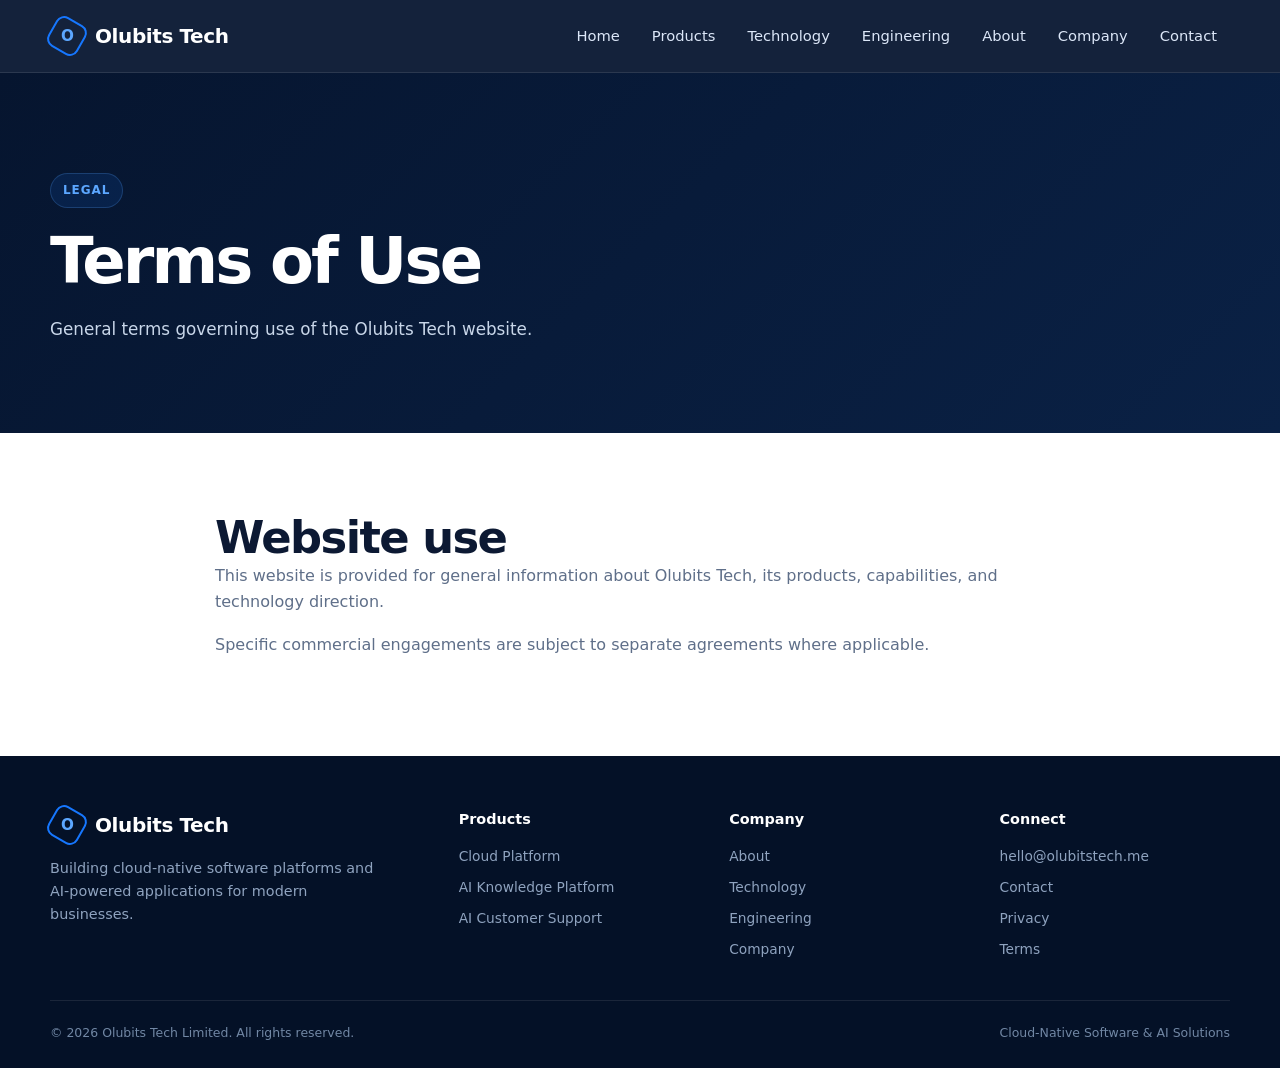
<file: terms.html>
<!DOCTYPE html>
<html lang="en">
<head>
  <meta charset="UTF-8"><meta name="viewport" content="width=device-width, initial-scale=1.0">
  <meta name="description" content="Terms of use for the Olubits Tech website."><meta name="author" content="Olubits Tech Limited">
  <meta name="theme-color" content="#06152f"><title>Terms | Olubits Tech</title>
  <link rel="stylesheet" href="css/style.css">
</head>
<body>
<header>
  <div class="container nav">
    <a class="brand" href="index.html" aria-label="Olubits Tech home">
      <span class="brand-mark"><span>O</span></span>Olubits Tech
    </a>
    <button class="menu-toggle" aria-label="Open navigation" aria-expanded="false">☰</button>
    <nav id="main-nav"><ul><li><a href="index.html">Home</a></li><li><a href="products.html">Products</a></li><li><a href="technology.html">Technology</a></li><li><a href="engineering.html">Engineering</a></li><li><a href="about.html">About</a></li><li><a href="company.html">Company</a></li><li><a href="contact.html">Contact</a></li></ul></nav>
  </div>
</header>
<main>
<section class="page-hero"><div class="container"><div class="eyebrow">Legal</div><h1>Terms of Use</h1><p>General terms governing use of the Olubits Tech website.</p></div></section><section class="content-section"><div class="container prose"><h2>Website use</h2><p>This website is provided for general information about Olubits Tech, its products, capabilities, and technology direction.</p><p>Specific commercial engagements are subject to separate agreements where applicable.</p></div></section>
</main>
<footer>
  <div class="container">
    <div class="footer-grid">
      <div>
        <a class="brand footer-brand" href="index.html"><span class="brand-mark"><span>O</span></span>Olubits Tech</a>
        <p class="footer-about">Building cloud-native software platforms and AI-powered applications for modern businesses.</p>
      </div>
      <div><h4>Products</h4><ul>
        <li><a href="products.html">Cloud Platform</a></li>
        <li><a href="products.html">AI Knowledge Platform</a></li>
        <li><a href="products.html">AI Customer Support</a></li>
      </ul></div>
      <div><h4>Company</h4><ul>
        <li><a href="about.html">About</a></li><li><a href="technology.html">Technology</a></li>
        <li><a href="engineering.html">Engineering</a></li><li><a href="company.html">Company</a></li>
      </ul></div>
      <div><h4>Connect</h4><ul>
        <li><a href="mailto:hello@olubitstech.me">hello@olubitstech.me</a></li>
        <li><a href="contact.html">Contact</a></li><li><a href="privacy.html">Privacy</a></li><li><a href="terms.html">Terms</a></li>
      </ul></div>
    </div>
    <div class="copyright"><span>© 2026 Olubits Tech Limited. All rights reserved.</span><span>Cloud-Native Software &amp; AI Solutions</span></div>
  </div>
</footer>
<script src="js/main.js"></script>
</body>
</html>
</file>
<file: css/style.css>
/* Olubits Tech - Global Styles */
:root {
  --navy:#06152f; --navy-2:#0a2145; --blue:#1677ff; --blue-light:#5ca7ff;
  --text:#0c1933; --muted:#5f6f89; --surface:#fff; --surface-alt:#f5f8fd;
  --border:#e3eaf4; --success:#159b63; --purple:#7457e8;
  --shadow:0 18px 50px rgba(10,33,69,.08); --radius:18px; --max-width:1180px;
}
*{box-sizing:border-box;margin:0;padding:0}
html{scroll-behavior:smooth}
body{font-family:Inter,ui-sans-serif,system-ui,-apple-system,BlinkMacSystemFont,"Segoe UI",sans-serif;color:var(--text);background:var(--surface);line-height:1.6}
a{color:inherit;text-decoration:none}
.container{width:min(100% - 40px,var(--max-width));margin-inline:auto}
header{position:sticky;top:0;z-index:1000;background:rgba(6,21,47,.94);backdrop-filter:blur(14px);border-bottom:1px solid rgba(255,255,255,.1)}
.nav{min-height:72px;display:flex;align-items:center;justify-content:space-between;gap:24px}
.brand{display:inline-flex;align-items:center;gap:11px;color:#fff;font-size:1.25rem;font-weight:750;letter-spacing:-.02em;white-space:nowrap}
.brand-mark{width:34px;height:34px;display:grid;place-items:center;border:2px solid var(--blue);color:var(--blue-light);border-radius:9px;font-weight:800;font-size:.95rem;transform:rotate(30deg)}
.brand-mark span{transform:rotate(-30deg)}
nav ul{list-style:none;display:flex;align-items:center;gap:6px}
nav a{color:#dce7f8;font-size:.92rem;padding:10px 13px;border-radius:8px;transition:.2s ease}
nav a:hover,nav a:focus-visible{color:#fff;background:rgba(255,255,255,.08)}
.menu-toggle{display:none;border:1px solid rgba(255,255,255,.2);background:transparent;color:#fff;border-radius:8px;padding:8px 11px;cursor:pointer;font-size:1.1rem}
.hero{position:relative;overflow:hidden;color:#fff;background:radial-gradient(circle at 78% 28%,rgba(22,119,255,.25),transparent 27%),radial-gradient(circle at 92% 75%,rgba(92,167,255,.13),transparent 25%),linear-gradient(135deg,#06152f 0%,#081c3d 55%,#041128 100%)}
.hero::after{content:"";position:absolute;inset:auto 0 0;height:150px;opacity:.18;background-image:linear-gradient(rgba(92,167,255,.35) 1px,transparent 1px),linear-gradient(90deg,rgba(92,167,255,.35) 1px,transparent 1px);background-size:42px 42px;transform:perspective(500px) rotateX(55deg) scale(1.35);transform-origin:bottom;pointer-events:none}
.hero-inner{position:relative;z-index:1;min-height:580px;display:grid;grid-template-columns:1.05fr .95fr;align-items:center;gap:50px;padding:80px 0 95px}
.eyebrow,.section-eyebrow{display:inline-flex;align-items:center;gap:8px;color:var(--blue-light);font-size:.75rem;font-weight:800;letter-spacing:.08em;text-transform:uppercase;background:rgba(22,119,255,.12);border:1px solid rgba(92,167,255,.22);padding:7px 12px;border-radius:999px;margin-bottom:20px}
h1{font-size:clamp(2.7rem,5vw,4.5rem);line-height:1.06;letter-spacing:-.045em;max-width:760px}
.gradient-text{background:linear-gradient(90deg,#72b5ff,#8b70ff);-webkit-background-clip:text;background-clip:text;color:transparent}
.hero-copy{margin-top:24px;max-width:660px;color:#c8d6e9;font-size:1.08rem}
.actions{display:flex;gap:14px;flex-wrap:wrap;margin-top:32px}
.btn{display:inline-flex;align-items:center;justify-content:center;gap:9px;min-height:48px;padding:0 20px;border-radius:8px;font-weight:700;font-size:.93rem;border:1px solid transparent;transition:transform .2s ease,background .2s ease}
.btn:hover{transform:translateY(-2px)}
.btn-primary{background:var(--blue);color:#fff;box-shadow:0 10px 30px rgba(22,119,255,.28)}
.btn-primary:hover{background:#0868ec}
.btn-outline{color:#fff;border-color:rgba(255,255,255,.3);background:rgba(255,255,255,.03)}
.btn-outline:hover{background:rgba(255,255,255,.09)}
.btn-light{color:var(--text);border-color:#cdd9e9;background:#fff}
.hero-visual{min-height:390px;display:grid;place-items:center}
.architecture{position:relative;width:min(100%,480px);aspect-ratio:1/.82}
.cloud{position:absolute;left:50%;top:8%;transform:translateX(-50%);width:180px;height:95px;border:3px solid var(--blue);border-radius:60px;box-shadow:0 0 45px rgba(22,119,255,.22)}
.cloud:before,.cloud:after{content:"";position:absolute;border:3px solid var(--blue);border-bottom:0;border-radius:60px 60px 0 0;background:transparent}
.cloud:before{width:72px;height:52px;left:26px;top:-35px}.cloud:after{width:65px;height:45px;right:20px;top:-28px}
.server-stack{position:absolute;left:50%;top:44%;transform:translate(-50%,-50%);width:145px}
.server{height:34px;margin:8px 0;border:1px solid rgba(92,167,255,.7);background:rgba(22,119,255,.12);border-radius:6px;box-shadow:inset 0 0 15px rgba(22,119,255,.1)}
.node{position:absolute;width:66px;height:66px;display:grid;place-items:center;border:1px solid rgba(22,119,255,.65);background:rgba(5,22,50,.75);border-radius:12px;color:#70b4ff;font-size:1.35rem}
.node:after{content:"";position:absolute;width:80px;height:1px;background:rgba(22,119,255,.55);top:50%;z-index:-1}
.node-left{left:0;top:47%}.node-right{right:0;top:47%}.node-bottom-left{left:24%;bottom:0}.node-bottom-right{right:24%;bottom:0}
section{padding:92px 0}
.section-head{text-align:center;max-width:760px;margin:0 auto 46px}
.section-head .section-eyebrow{color:var(--blue);background:#eef5ff;border-color:#d9e9ff;margin-bottom:14px}
h2{font-size:clamp(2rem,4vw,2.8rem);line-height:1.12;letter-spacing:-.035em}
.section-lead{color:var(--muted);margin-top:15px;font-size:1.02rem}
.products,.approach{background:#fff}.technology{background:var(--surface-alt)}
.grid-3{display:grid;grid-template-columns:repeat(3,1fr);gap:22px}
.card{background:#fff;border:1px solid var(--border);border-radius:var(--radius);padding:30px;box-shadow:var(--shadow);transition:transform .2s ease,box-shadow .2s ease}
.card:hover{transform:translateY(-4px);box-shadow:0 24px 60px rgba(10,33,69,.12)}
.icon{width:50px;height:50px;display:grid;place-items:center;border-radius:13px;background:#edf5ff;color:var(--blue);font-size:1.35rem;margin-bottom:22px;font-weight:800}
.icon.green{background:#eaf9f2;color:var(--success)}.icon.purple{background:#f1edff;color:var(--purple)}
h3{font-size:1.2rem;letter-spacing:-.02em;margin-bottom:10px}.card p{color:var(--muted);font-size:.94rem}
.status{display:inline-flex;margin-top:22px;padding:5px 10px;border-radius:999px;background:#edf5ff;color:#1266d8;font-size:.75rem;font-weight:700}
.status.green{background:#eaf9f2;color:#138155}.status.purple{background:#f1edff;color:#6849d5}
.center-link{text-align:center;margin-top:34px;color:var(--blue);font-weight:700}
.tech-grid{display:grid;grid-template-columns:repeat(6,1fr);gap:16px}.tech-item{min-height:112px;display:flex;flex-direction:column;align-items:center;justify-content:center;gap:10px;text-align:center;background:#fff;border:1px solid var(--border);border-radius:14px;padding:15px 8px}
.tech-logo{font-size:1.7rem;font-weight:850;color:var(--blue)}.tech-item:nth-child(2n) .tech-logo{color:#7a5be7}.tech-item:nth-child(3n) .tech-logo{color:#159b63}
.tech-item span:last-child{color:#35445d;font-size:.78rem;font-weight:650}
.approach-grid{display:grid;grid-template-columns:repeat(4,1fr);gap:24px}.approach-item{padding:10px}.approach-item .icon{margin-bottom:17px}.approach-item p{color:var(--muted);font-size:.9rem}
.engineering{background:linear-gradient(135deg,#f7faff 0%,#eef5ff 100%)}.engineering-content{display:grid;grid-template-columns:1fr 1fr;gap:55px;align-items:center}
.engineering-copy p{color:var(--muted);margin:18px 0 26px}.bullet-list{list-style:none;display:grid;gap:12px}.bullet-list li{display:flex;align-items:flex-start;gap:10px;color:#33425c;font-size:.93rem}.bullet-list li:before{content:"✓";color:var(--blue);font-weight:900}
.code-window{background:#07172f;color:#d7e6fb;border-radius:16px;overflow:hidden;box-shadow:var(--shadow);border:1px solid #18335d}.code-top{display:flex;align-items:center;gap:7px;padding:13px 16px;border-bottom:1px solid #17345e}.dot{width:9px;height:9px;border-radius:50%;background:#4e6b94}
pre{padding:25px;overflow:auto;font:.82rem/1.8 ui-monospace,SFMono-Regular,Menlo,Consolas,monospace}.comment{color:#6d8bad}.keyword{color:#78b7ff}.string{color:#8ee1bd}
.page-hero{background:linear-gradient(135deg,#06152f,#0a2145);color:#fff;padding:100px 0 90px}.page-hero h1{max-width:900px}.page-hero p{max-width:720px;color:#c8d6e9;margin-top:20px;font-size:1.05rem}
.content-section{padding:80px 0}.content-grid{display:grid;grid-template-columns:repeat(3,1fr);gap:22px}.prose{max-width:850px;margin:auto}.prose p{color:var(--muted);margin:0 0 18px}.prose ul{padding-left:20px;color:var(--muted);margin-bottom:22px}
.cta{padding:64px 0;background:var(--navy);color:#fff}.cta-inner{display:flex;align-items:center;justify-content:space-between;gap:35px}.cta h2{max-width:680px}.cta p{color:#b9c9df;margin-top:10px}
footer{background:#041127;color:#c3d1e4;padding:52px 0 25px}.footer-grid{display:grid;grid-template-columns:1.6fr 1fr 1fr 1fr;gap:40px;padding-bottom:40px}.footer-brand{color:#fff}.footer-about{margin-top:15px;color:#8fa3bf;max-width:340px;font-size:.9rem}footer h4{color:#fff;margin-bottom:14px;font-size:.9rem}footer ul{list-style:none;display:grid;gap:9px}footer li,footer a{color:#8fa3bf;font-size:.86rem}footer a:hover{color:#fff}
.copyright{border-top:1px solid rgba(255,255,255,.09);padding-top:22px;display:flex;justify-content:space-between;gap:20px;font-size:.78rem;color:#7187a4}
@media(max-width:980px){.hero-inner{grid-template-columns:1fr;padding-top:65px}.hero-visual{display:none}.grid-3,.content-grid{grid-template-columns:1fr}.tech-grid{grid-template-columns:repeat(3,1fr)}.approach-grid{grid-template-columns:repeat(2,1fr)}.engineering-content{grid-template-columns:1fr}.footer-grid{grid-template-columns:1.5fr 1fr 1fr}}
@media(max-width:760px){.container{width:min(100% - 28px,var(--max-width))}.menu-toggle{display:block}nav{display:none;position:absolute;left:0;right:0;top:72px;background:var(--navy);border-bottom:1px solid rgba(255,255,255,.1);padding:10px 14px 18px}nav.open{display:block}nav ul{flex-direction:column;align-items:stretch}nav a{display:block}section{padding:70px 0}.hero-inner{min-height:auto;padding:70px 0 85px}.hero-copy{font-size:1rem}.tech-grid{grid-template-columns:repeat(2,1fr)}.approach-grid{grid-template-columns:1fr}.cta-inner{flex-direction:column;align-items:flex-start}.footer-grid{grid-template-columns:1fr 1fr}.copyright{flex-direction:column}}
@media(max-width:460px){h1{font-size:2.45rem}.footer-grid{grid-template-columns:1fr}.actions .btn{width:100%}}
</file>
